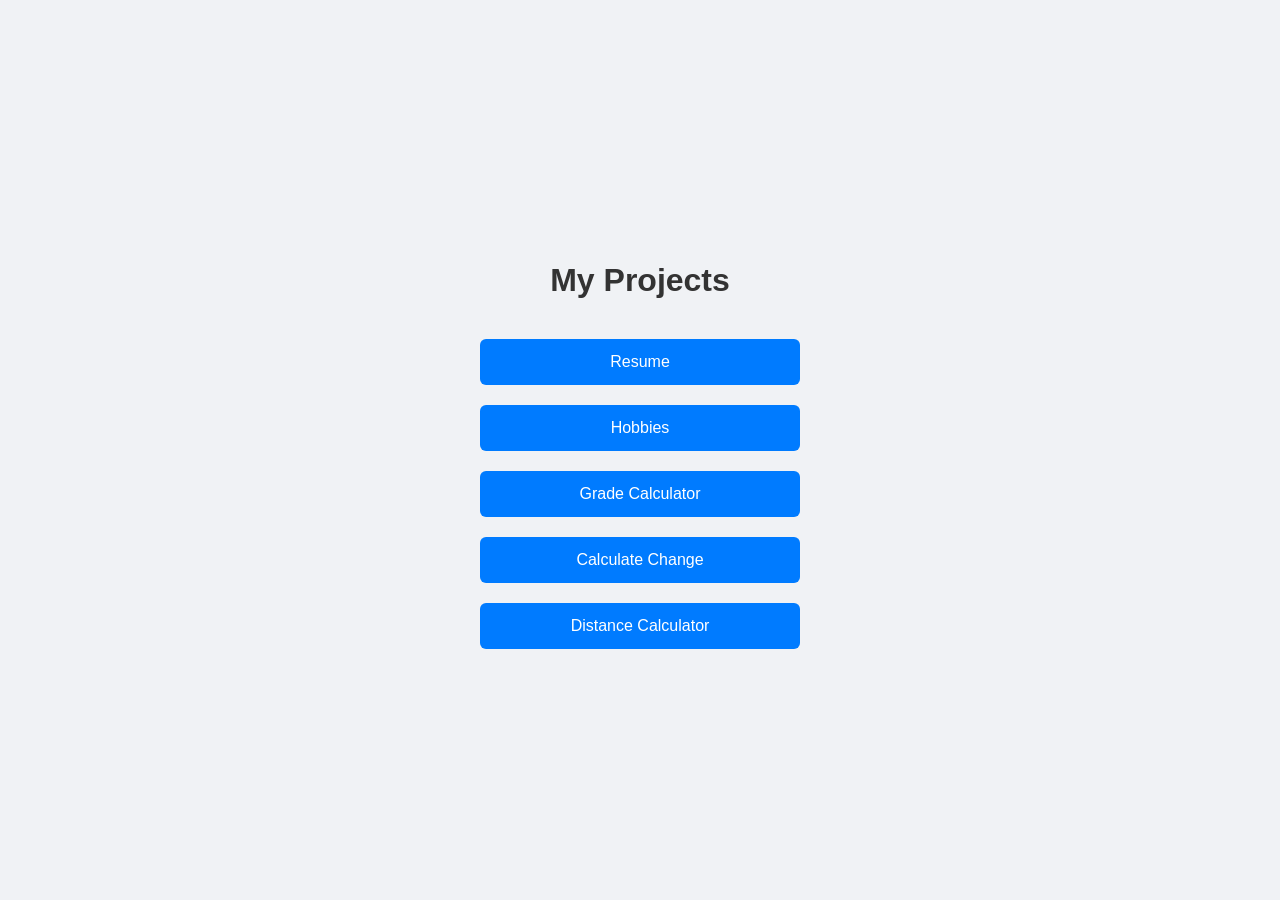
<file: index.html>
<!DOCTYPE html>
<html lang="en">
<head>
    <meta charset="UTF-8">
    <meta name="viewport" content="width=device-width, initial-scale=1.0">
    <title>MinHtetThar</title>
    <link rel="manifest" href="manifest.json">
    <meta name="theme-color" content="#007BFF">
    <meta name="apple-mobile-web-app-capable" content="yes">
    <meta name="apple-mobile-web-app-status-bar-style" content="black-translucent">
    <meta name="apple-mobile-web-app-title" content="MinHtetThar">
    <link rel="apple-touch-icon" href="icons/mht-icon-180x180.png">
    <style>
        body {
            font-family: Arial, sans-serif;
            display: flex;
            flex-direction: column;
            align-items: center;
            justify-content: center;
            min-height: 100vh;
            margin: 0;
            background-color: #f0f2f5;
        }
        h1 {
            margin-bottom: 30px;
            color: #333;
        }
        .btn {
            display: block;
            width: 280px;
            padding: 14px 20px;
            margin: 10px 0;
            background-color: #007BFF;
            color: white;
            text-decoration: none;
            text-align: center;
            border-radius: 6px;
            font-size: 16px;
            transition: background-color 0.2s;
        }
        .btn:hover {
            background-color: #0056b3;
        }
    </style>
</head>
<body>
    <h1>My Projects</h1>
    <a class="btn" href="week_1_resume/resume.html">Resume</a>
    <a class="btn" href="week_2_hobby/hobby.html">Hobbies</a>
    <a class="btn" href="week_4_js2/grading.html">Grade Calculator</a>
    <a class="btn" href="week_5_js3/change.html">Calculate Change</a>
    <a class="btn" href="week_6_html_dom/distance.html">Distance Calculator</a>
    <script>
      if ("serviceWorker" in navigator) {
        navigator.serviceWorker.register("sw.js");
      }
    </script>
</body>
</html>
</file>
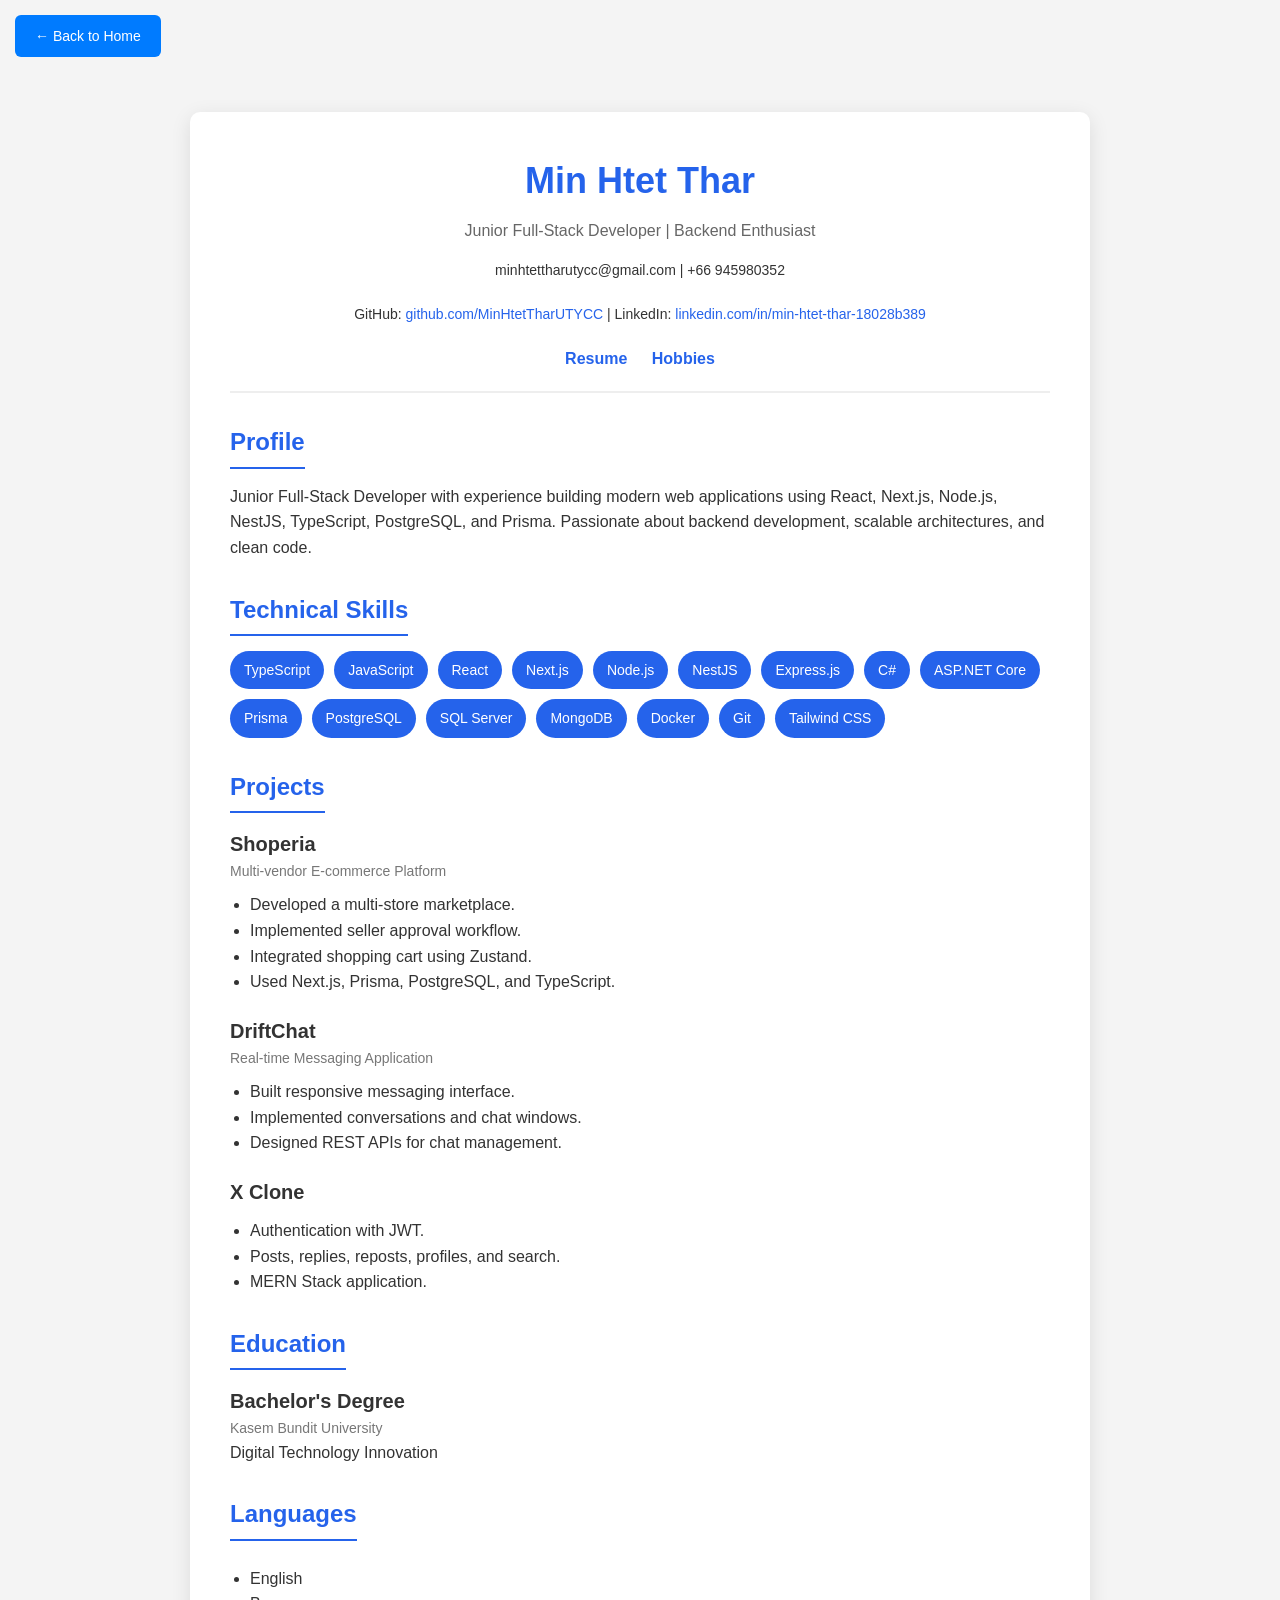
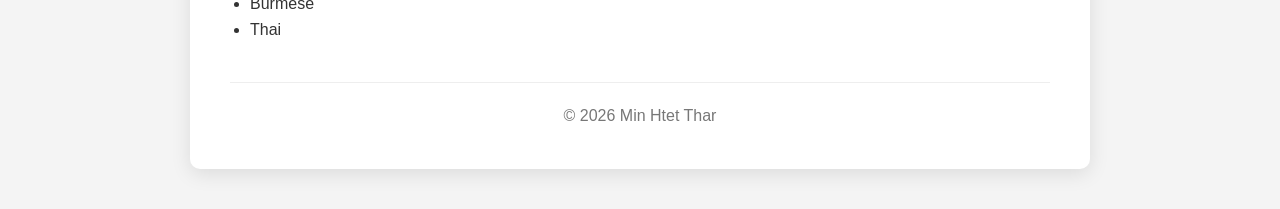
<file: week_1_resume/resume.html>
<!DOCTYPE html>
<html lang="en">
<head>
    <meta charset="UTF-8">
    <meta name="viewport" content="width=device-width, initial-scale=1.0">
    <title>Min Htet Thar - Resume</title>
    <link rel="manifest" href="../manifest.json">
    <meta name="theme-color" content="#007BFF">
    <meta name="apple-mobile-web-app-capable" content="yes">
    <meta name="apple-mobile-web-app-status-bar-style" content="black-translucent">
    <meta name="apple-mobile-web-app-title" content="MinHtetThar">
    <link rel="apple-touch-icon" href="../icons/mht-icon-180x180.png">

    <link rel="stylesheet" href="../week_2_hobby/style.css">
</head>

<body>

<a href="../index.html" style="display:inline-block;margin:15px;padding:10px 20px;background-color:#007BFF;color:white;text-decoration:none;border-radius:6px;font-size:14px;">← Back to Home</a>

<div class="container">

    <header>
        <h1>Min Htet Thar</h1>
        <p class="subtitle">Junior Full-Stack Developer | Backend Enthusiast</p>

        <div class="contact">
            minhtettharutycc@gmail.com |
            +66 945980352 <br><br>

            GitHub:
            <a href="https://github.com/MinHtetTharUTYCC">
                github.com/MinHtetTharUTYCC
            </a>
            |
            LinkedIn:
            <a href="https://linkedin.com/in/min-htet-thar-18028b389">
                linkedin.com/in/min-htet-thar-18028b389
            </a>
        </div>

        <nav class="nav">
            <a href="resume.html">Resume</a>
            <a href="../week_2_hobby/hobby.html">Hobbies</a>
        </nav>
    </header>

    <section>
        <h2>Profile</h2>

        <p>
            Junior Full-Stack Developer with experience building modern web
            applications using React, Next.js, Node.js, NestJS, TypeScript,
            PostgreSQL, and Prisma. Passionate about backend development,
            scalable architectures, and clean code.
        </p>
    </section>

    <section>
        <h2>Technical Skills</h2>

        <div class="skills">
            <div class="skill">TypeScript</div>
            <div class="skill">JavaScript</div>
            <div class="skill">React</div>
            <div class="skill">Next.js</div>
            <div class="skill">Node.js</div>
            <div class="skill">NestJS</div>
            <div class="skill">Express.js</div>
            <div class="skill">C#</div>
            <div class="skill">ASP.NET Core</div>
            <div class="skill">Prisma</div>
            <div class="skill">PostgreSQL</div>
            <div class="skill">SQL Server</div>
            <div class="skill">MongoDB</div>
            <div class="skill">Docker</div>
            <div class="skill">Git</div>
            <div class="skill">Tailwind CSS</div>
        </div>
    </section>

    <section>
        <h2>Projects</h2>

        <div class="item">
            <h3>Shoperia</h3>
            <p class="date">Multi-vendor E-commerce Platform</p>

            <ul>
                <li>Developed a multi-store marketplace.</li>
                <li>Implemented seller approval workflow.</li>
                <li>Integrated shopping cart using Zustand.</li>
                <li>Used Next.js, Prisma, PostgreSQL, and TypeScript.</li>
            </ul>
        </div>

        <div class="item">
            <h3>DriftChat</h3>
            <p class="date">Real-time Messaging Application</p>

            <ul>
                <li>Built responsive messaging interface.</li>
                <li>Implemented conversations and chat windows.</li>
                <li>Designed REST APIs for chat management.</li>
            </ul>
        </div>

        <div class="item">
            <h3>X Clone</h3>

            <ul>
                <li>Authentication with JWT.</li>
                <li>Posts, replies, reposts, profiles, and search.</li>
                <li>MERN Stack application.</li>
            </ul>
        </div>
    </section>

    <section>
        <h2>Education</h2>

        <div class="item">
            <h3>Bachelor's Degree</h3>
            <p class="date">Kasem Bundit University</p>
            <p>Digital Technology Innovation</p>
        </div>
    </section>

    <section>
        <h2>Languages</h2>

        <ul>
            <li>English</li>
            <li>Burmese</li>
            <li>Thai</li>
        </ul>
    </section>

    <footer>
        © 2026 Min Htet Thar
    </footer>

</div>

</body>
</html>
</file>
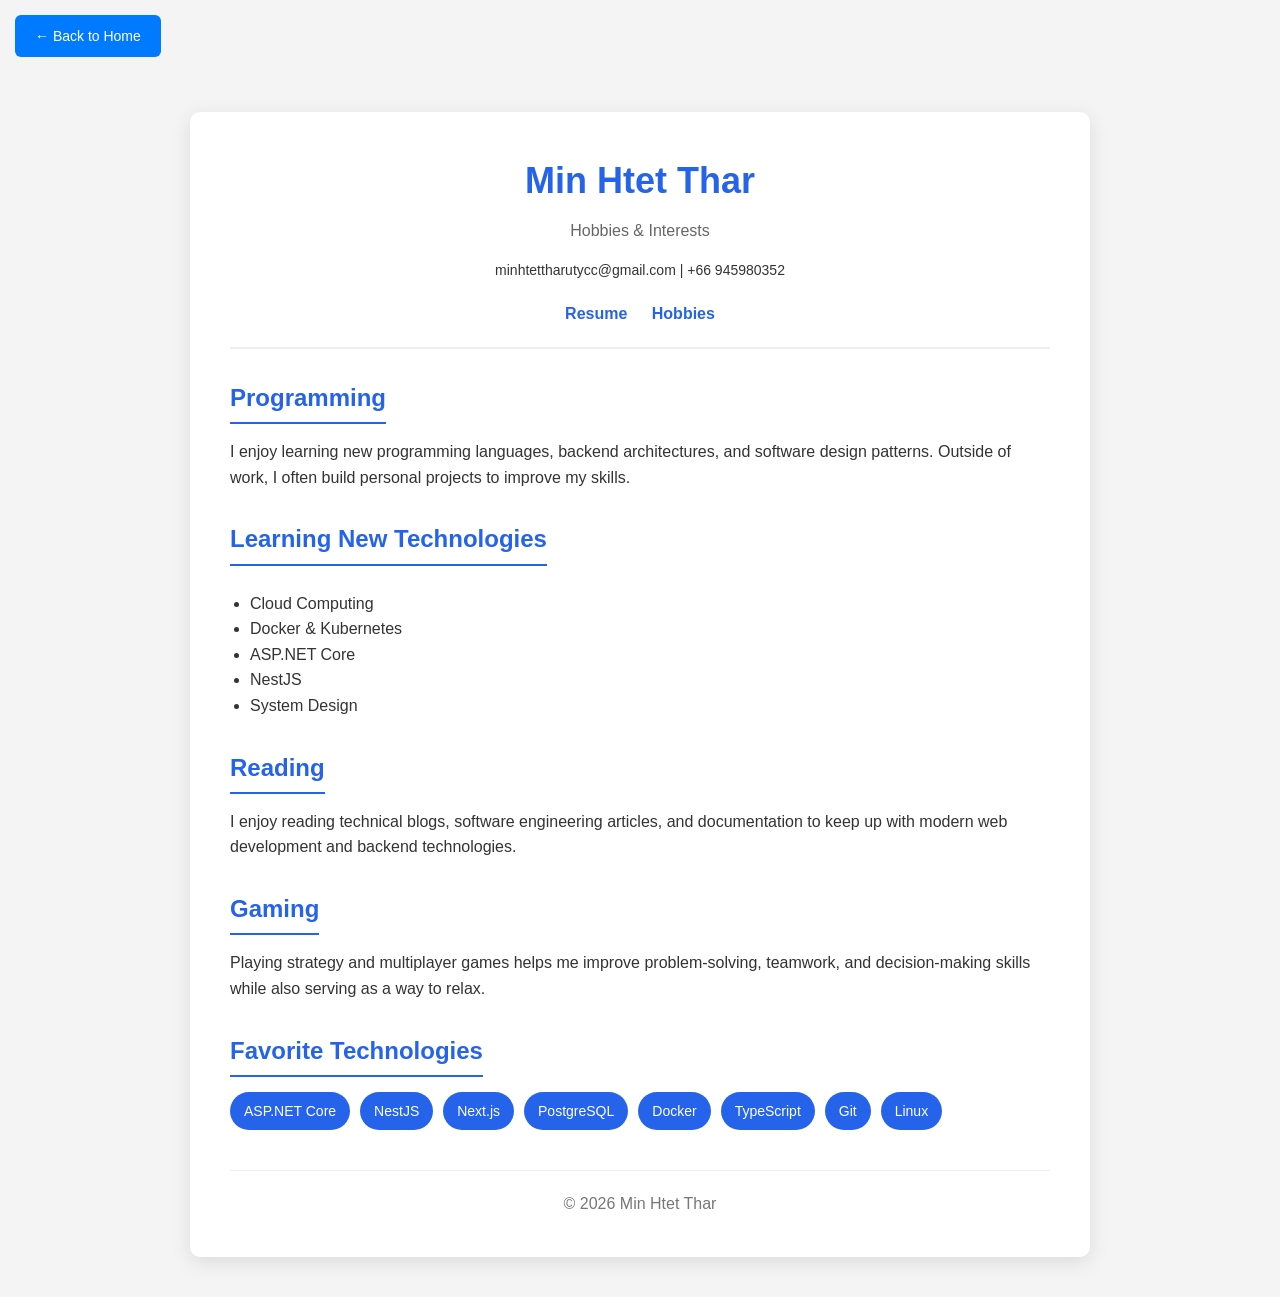
<file: week_2_hobby/hobby.html>
<!DOCTYPE html>
<html lang="en">
<head>
    <meta charset="UTF-8">
    <meta name="viewport" content="width=device-width, initial-scale=1.0">
    <title>Min Htet Thar - Hobbies</title>
    <link rel="manifest" href="../manifest.json">
    <meta name="theme-color" content="#007BFF">
    <meta name="apple-mobile-web-app-capable" content="yes">
    <meta name="apple-mobile-web-app-status-bar-style" content="black-translucent">
    <meta name="apple-mobile-web-app-title" content="MinHtetThar">
    <link rel="apple-touch-icon" href="../icons/mht-icon-180x180.png">

    <link rel="stylesheet" href="style.css">
</head>

<body>

<a href="../index.html" style="display:inline-block;margin:15px;padding:10px 20px;background-color:#007BFF;color:white;text-decoration:none;border-radius:6px;font-size:14px;">← Back to Home</a>

<div class="container">

    <header>
        <h1>Min Htet Thar</h1>
        <p class="subtitle">Hobbies & Interests</p>

        <div class="contact">
            minhtettharutycc@gmail.com |
            +66 945980352
        </div>

        <nav class="nav">
            <a href="../week_1_resume/resume.html">Resume</a>
            <a href="hobby.html">Hobbies</a>
        </nav>
    </header>

    <section>
        <h2>Programming</h2>

        <div class="item">
            <p>
                I enjoy learning new programming languages, backend
                architectures, and software design patterns. Outside of work,
                I often build personal projects to improve my skills.
            </p>
        </div>
    </section>

    <section>
        <h2>Learning New Technologies</h2>

        <div class="item">
            <ul>
                <li>Cloud Computing</li>
                <li>Docker & Kubernetes</li>
                <li>ASP.NET Core</li>
                <li>NestJS</li>
                <li>System Design</li>
            </ul>
        </div>
    </section>

    <section>
        <h2>Reading</h2>

        <div class="item">
            <p>
                I enjoy reading technical blogs, software engineering
                articles, and documentation to keep up with modern web
                development and backend technologies.
            </p>
        </div>
    </section>

    <section>
        <h2>Gaming</h2>

        <div class="item">
            <p>
                Playing strategy and multiplayer games helps me improve
                problem-solving, teamwork, and decision-making skills while
                also serving as a way to relax.
            </p>
        </div>
    </section>

    <section>
        <h2>Favorite Technologies</h2>

        <div class="skills">
            <div class="skill">ASP.NET Core</div>
            <div class="skill">NestJS</div>
            <div class="skill">Next.js</div>
            <div class="skill">PostgreSQL</div>
            <div class="skill">Docker</div>
            <div class="skill">TypeScript</div>
            <div class="skill">Git</div>
            <div class="skill">Linux</div>
        </div>
    </section>

    <footer>
        © 2026 Min Htet Thar
    </footer>

</div>

</body>
</html>
</file>
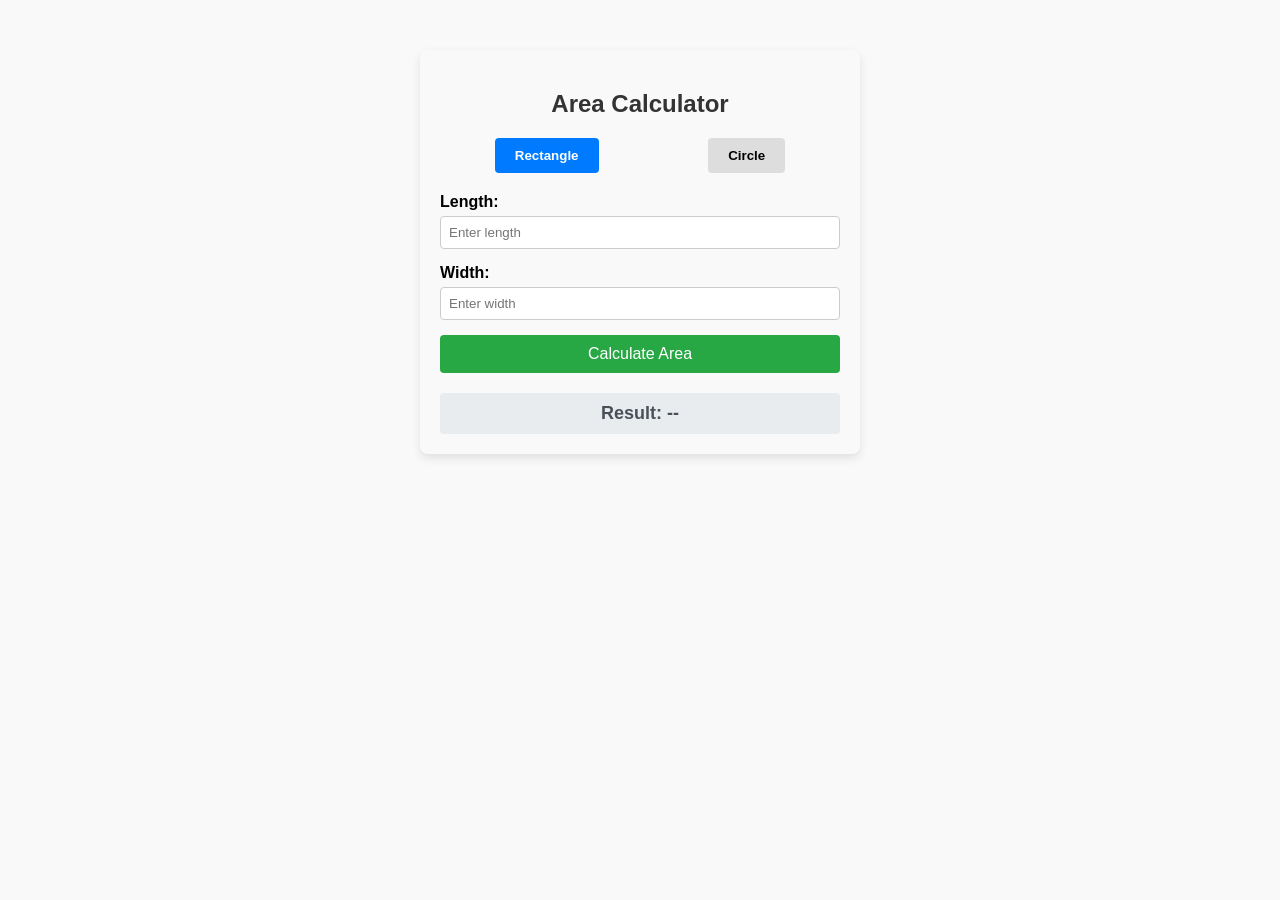
<file: week_3_js1/js_one.html>
<!DOCTYPE html>
<html lang="en">
<head>
    <meta charset="UTF-8">
    <meta name="viewport" content="width=device-width, initial-scale=1.0">
    <title>Area Calculator</title>
    <link rel="manifest" href="../manifest.json">
    <meta name="theme-color" content="#007BFF">
    <meta name="apple-mobile-web-app-capable" content="yes">
    <meta name="apple-mobile-web-app-status-bar-style" content="black-translucent">
    <meta name="apple-mobile-web-app-title" content="MinHtetThar">
    <link rel="apple-touch-icon" href="../icons/mht-icon-180x180.png">
    <style>
        body {
            font-family: Arial, sans-serif;
            margin: 50px auto;
            max-width: 400px;
            padding: 20px;
            border-radius: 8px;
            box-shadow: 0 4px 10px rgba(0,0,0,0.1);
            background-color: #f9f9f9;
        }
        h2 {
            text-align: center;
            color: #333;
        }
        .tabs {
            display: flex;
            justify-content: space-around;
            margin-bottom: 20px;
        }
        .tab-btn {
            padding: 10px 20px;
            cursor: pointer;
            border: none;
            background-color: #ddd;
            border-radius: 4px;
            font-weight: bold;
        }
        .tab-btn.active {
            background-color: #007BFF;
            color: white;
        }
        .form-group {
            margin-bottom: 15px;
        }
        label {
            display: block;
            margin-bottom: 5px;
            font-weight: bold;
        }
        input {
            width: 100%;
            padding: 8px;
            box-sizing: border-box;
            border: 1px solid #ccc;
            border-radius: 4px;
        }
        button.calc-btn {
            width: 100%;
            padding: 10px;
            background-color: #28a745;
            color: white;
            border: none;
            border-radius: 4px;
            font-size: 16px;
            cursor: pointer;
        }
        button.calc-btn:hover {
            background-color: #218838;
        }
        .result {
            margin-top: 20px;
            padding: 10px;
            background-color: #e9ecef;
            border-radius: 4px;
            text-align: center;
            font-size: 18px;
            font-weight: bold;
            color: #495057;
        }
        .hidden {
            display: none;
        }
    </style>
</head>
<body>

    <h2>Area Calculator</h2>

    <div class="tabs">
        <button class="tab-btn active" onclick="switchShape('rectangle')">Rectangle</button>
        <button class="tab-btn" onclick="switchShape('circle')">Circle</button>
    </div>

    <div id="rectangle-form">
        <div class="form-group">
            <label for="length">Length:</label>
            <input type="number" id="length" placeholder="Enter length" min="0">
        </div>
        <div class="form-group">
            <label for="width">Width:</label>
            <input type="number" id="width" placeholder="Enter width" min="0">
        </div>
    </div>

    <div id="circle-form" class="hidden">
        <div class="form-group">
            <label for="radius">Radius:</label>
            <input type="number" id="radius" placeholder="Enter radius" min="0">
        </div>
    </div>

    <button class="calc-btn" onclick="calculateArea()">Calculate Area</button>

    <div class="result" id="result-display">
        Result: --
    </div>

    <script>
        let currentShape = 'rectangle';
        
        function switchShape(shape) {
            currentShape = shape;
            
            const buttons = document.querySelectorAll('.tab-btn');
            buttons[0].classList.toggle('active', shape === 'rectangle');
            buttons[1].classList.toggle('active', shape === 'circle');


            document.getElementById('rectangle-form').classList.toggle('hidden', shape !== 'rectangle');
            document.getElementById('circle-form').classList.toggle('hidden', shape !== 'circle');
            
            document.getElementById('result-display').innerText = "Result: --";
        }


        function calculateArea() {
            let area = 0;
            const resultDisplay = document.getElementById('result-display');

            if (currentShape === 'rectangle') {
                const length = parseFloat(document.getElementById('length').value);
                const width = parseFloat(document.getElementById('width').value);

                if (isNaN(length) || isNaN(width) || length <= 0 || width <= 0) {
                    resultDisplay.innerText = "Please enter valid positive numbers.";
                    return;
                }
                
                area = length * width;
                resultDisplay.innerText = `Area: ${area.toFixed(2)} sq units`;

            } else if (currentShape === 'circle') {
                const radius = parseFloat(document.getElementById('radius').value);

                if (isNaN(radius) || radius <= 0) {
                    resultDisplay.innerText = "Please enter a valid positive radius.";
                    return;
                }

                area = Math.PI * Math.pow(radius, 2);
                resultDisplay.innerText = `Area: ${area.toFixed(2)} sq units`;
            }
        }
    </script>

</body>
</html>
</file>
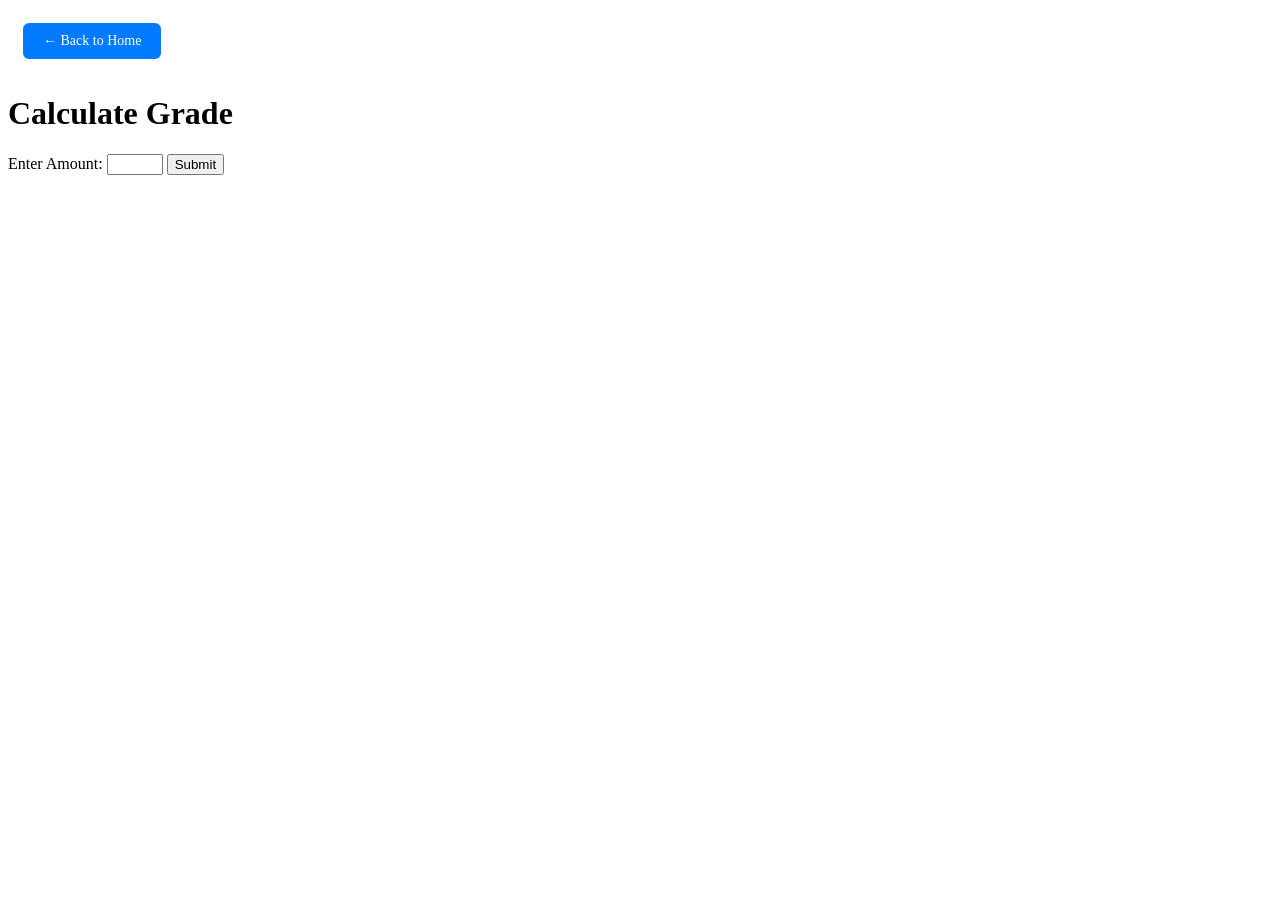
<file: week_4_js2/grading.html>
<!DOCTYPE html>
<html lang="en">
<head>
  <meta charset="UTF-8">
  <meta name="viewport" content="width=device-width, initial-scale=1.0">
  <title>Calculate Grade</title>
  <link rel="manifest" href="../manifest.json">
  <meta name="theme-color" content="#007BFF">
  <meta name="apple-mobile-web-app-capable" content="yes">
  <meta name="apple-mobile-web-app-status-bar-style" content="black-translucent">
  <meta name="apple-mobile-web-app-title" content="MinHtetThar">
  <link rel="apple-touch-icon" href="../icons/mht-icon-180x180.png">
</head>
<body>
  <a href="../index.html" style="display:inline-block;margin:15px;padding:10px 20px;background-color:#007BFF;color:white;text-decoration:none;border-radius:6px;font-size:14px;">← Back to Home</a>
  <h1>Calculate Grade</h1>
  <label for="amount">Enter Amount:</label>
  <input type="number" id="amount" min="0" max="100">
  <button onclick="calculate()">Submit</button>
  <p id="result"></p>

  <script>
    function calculate() {
      const score = parseFloat(document.getElementById('amount').value);
      const result = document.getElementById('result');

      if (isNaN(score) || score < 0 || score > 100) {
        result.textContent = 'Please enter a valid number between 0 and 100.';
        return;
      }

      let grade;
      if (score >= 90) grade = 'A';
      else if (score >= 80) grade = 'B';
      else if (score >= 70) grade = 'C';
      else if (score >= 60) grade = 'D';
      else grade = 'F';

      result.textContent = 'You got ' + grade;
    }
  </script>
</body>
</html>
</file>
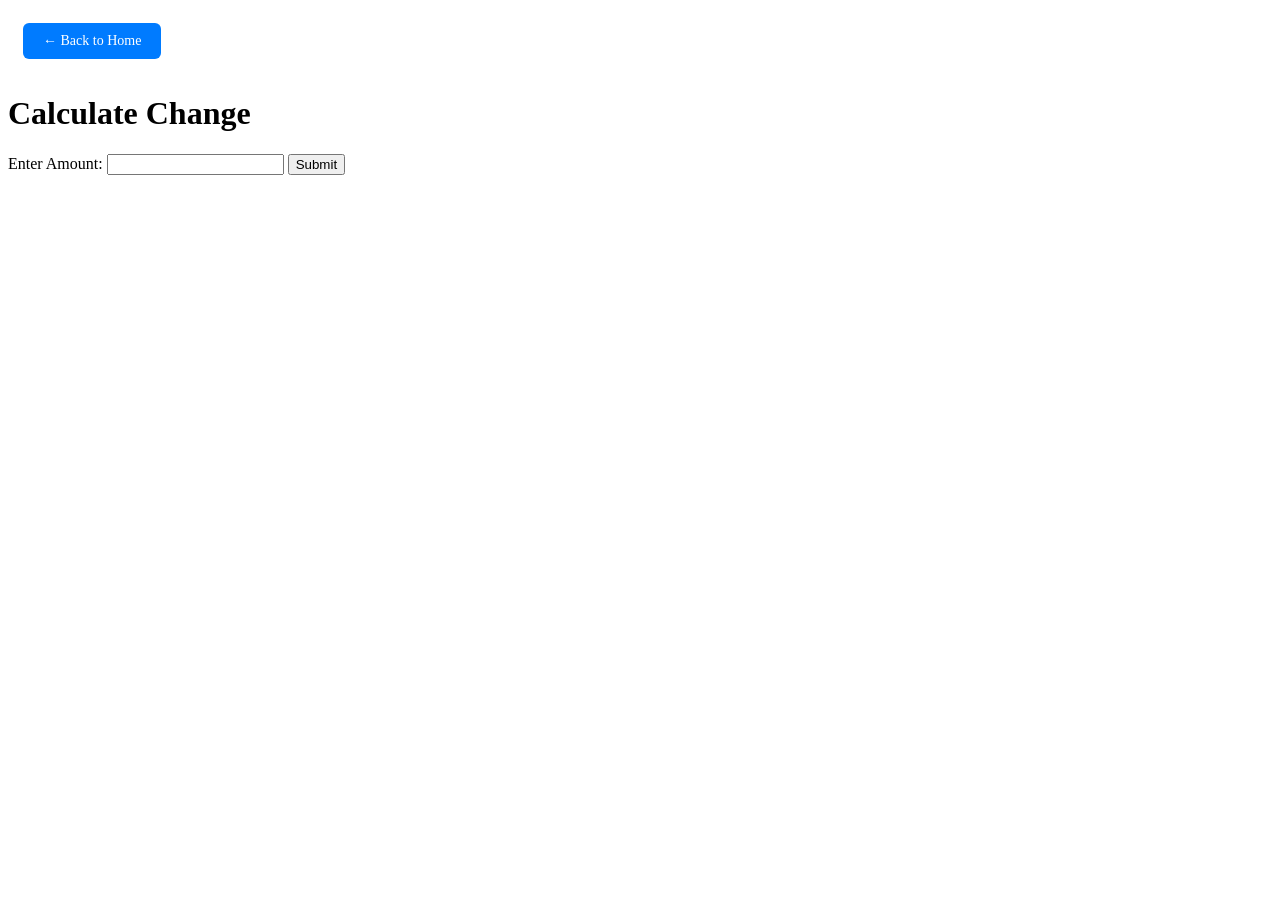
<file: week_5_js3/change.html>
<!doctype html>
<html lang="en">
    <head>
        <meta charset="UTF-8" />
        <meta name="viewport" content="width=device-width, initial-scale=1.0">
        <title>Calculate Change</title>
        <link rel="manifest" href="../manifest.json">
        <meta name="theme-color" content="#007BFF">
        <meta name="apple-mobile-web-app-capable" content="yes">
        <meta name="apple-mobile-web-app-status-bar-style" content="black-translucent">
        <meta name="apple-mobile-web-app-title" content="MinHtetThar">
        <link rel="apple-touch-icon" href="../icons/mht-icon-180x180.png">
    </head>
    <body>
        <a href="../index.html" style="display:inline-block;margin:15px;padding:10px 20px;background-color:#007BFF;color:white;text-decoration:none;border-radius:6px;font-size:14px;">← Back to Home</a>
        <h1>Calculate Change</h1>
        <form id="changeForm">
            <label for="amount">Enter Amount:</label>
            <input type="number" id="amount" min="0" />
            <button type="submit">Submit</button>
        </form>
        <p id="result"></p>

        <script>
            document.getElementById('changeForm').addEventListener('submit', function(event) {
                event.preventDefault();
                calculateTheChange();
            });

            function calculateTheChange() {
                const score = parseFloat(document.getElementById('amount').value);
                const result = document.getElementById('result');

                if (isNaN(score) || score < 0) {
                    result.textContent = 'Please enter a valid number greater than or equal to 0.';
                    return;
                }

                const denominations = [1000, 500, 100, 50, 20, 10, 5, 2, 1];
                let change = score;
                let changeResult = '';

                for (let i = 0; i < denominations.length; i++) {
                    const count = Math.floor(change / denominations[i]);
                    if (count > 0) {
                        changeResult += `${count} of ฿${denominations[i]}<br>`;
                        change -= count * denominations[i];
                    }
                }
                result.innerHTML = changeResult;
            }
        </script>
    </body>
</html>
</file>
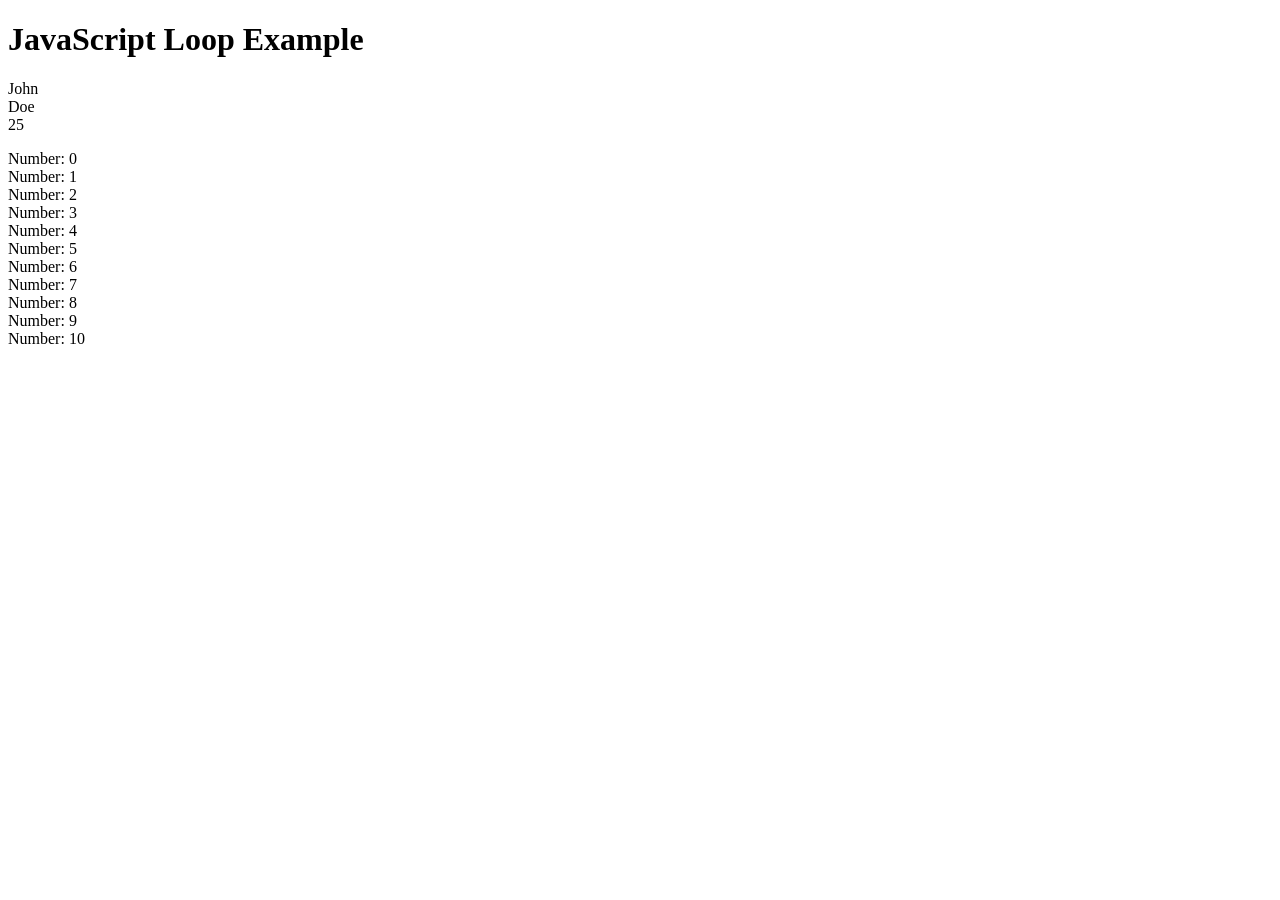
<file: week_5_js3/loop.html>
<!doctype html>
<html lang="en">
    <head>
        <meta charset="UTF-8" />
        <meta http-equiv="X-UA-Compatible" content="IE=edge" />
        <meta name="viewport" content="width=device-width, initial-scale=1.0" />
        <title>JS Loop</title>
        <link rel="manifest" href="../manifest.json">
        <meta name="theme-color" content="#007BFF">
        <meta name="apple-mobile-web-app-capable" content="yes">
        <meta name="apple-mobile-web-app-status-bar-style" content="black-translucent">
        <meta name="apple-mobile-web-app-title" content="MinHtetThar">
        <link rel="apple-touch-icon" href="../icons/mht-icon-180x180.png">
    </head>
    <body>
        <h1>JavaScript Loop Example</h1>
        <p id="output"></p>
        <p id="output2"></p>

        <script>
            // Example of a for loop
            const person = { fname: 'John', lname: 'Doe', age: 25 };

            let text = '';
            for (let key in person) {
                text += person[key] + '</br>';
            }
            document.getElementById('output').innerHTML = text;

            let i = 0;
            let text2 = '';
            while (i < 10) {
                text2 += 'Number: ' + i + '</br>';
                i++;
            }
            document.getElementById('output2').innerHTML = text2;

            setTimeout(() => {
                do {
                    text2 += 'Number: ' + i + '</br>';
                    i++;
                } while (i < 10);

                document.getElementById('output2').innerHTML = text2;
            }, 1000);
        </script>
    </body>
</html>
</file>
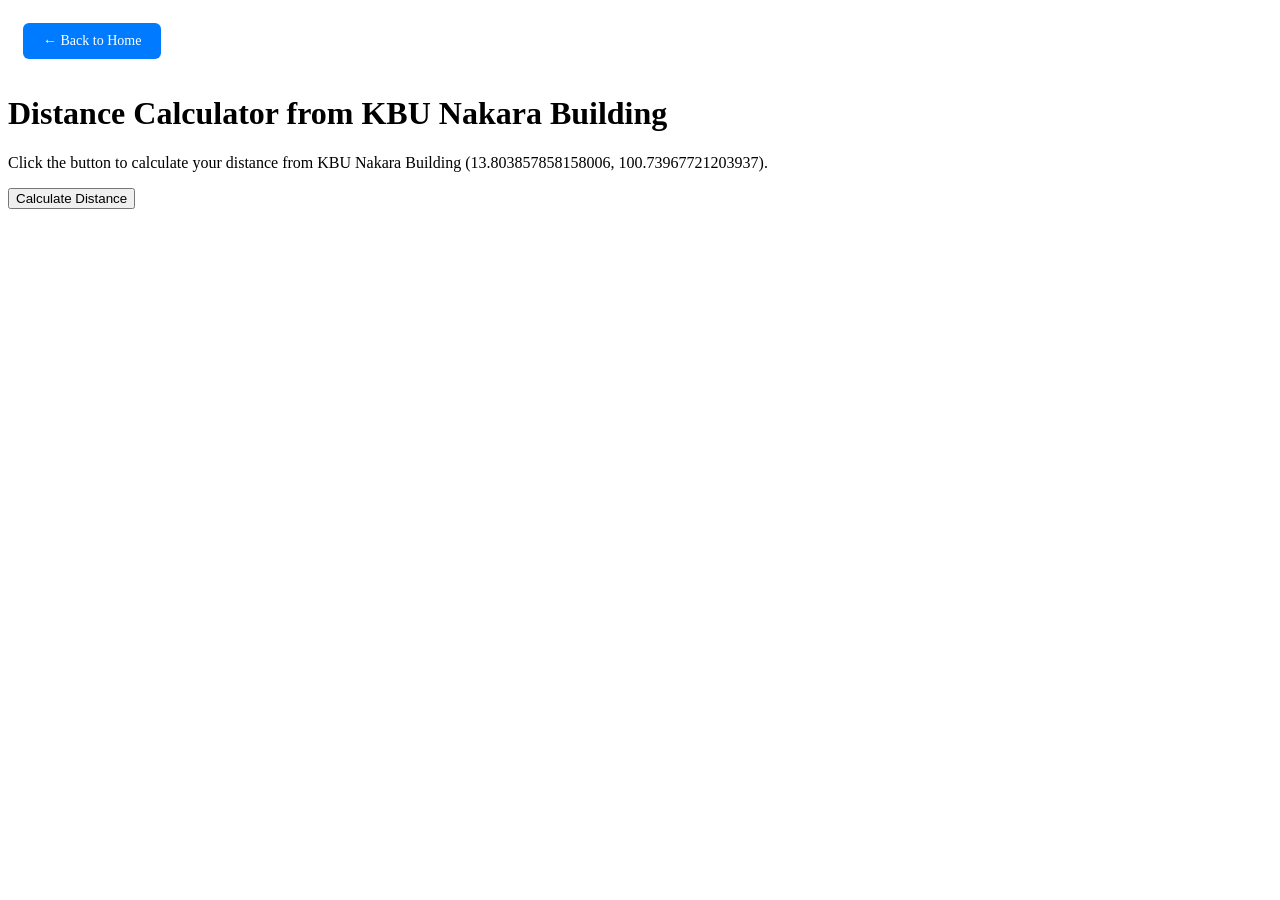
<file: week_6_html_dom/distance.html>
<!DOCTYPE html>
<html lang="en">
<head>
    <meta charset="UTF-8">
    <meta name="viewport" content="width=device-width, initial-scale=1.0">
    <title>Distance Calculator</title>
    <link rel="manifest" href="../manifest.json">
    <meta name="theme-color" content="#007BFF">
    <meta name="apple-mobile-web-app-capable" content="yes">
    <meta name="apple-mobile-web-app-status-bar-style" content="black-translucent">
    <meta name="apple-mobile-web-app-title" content="MinHtetThar">
    <link rel="apple-touch-icon" href="../icons/mht-icon-180x180.png">
</head>
<body>
<a href="../index.html" style="display:inline-block;margin:15px;padding:10px 20px;background-color:#007BFF;color:white;text-decoration:none;border-radius:6px;font-size:14px;">← Back to Home</a>
<h1>Distance Calculator from KBU Nakara Building</h1>
<p>Click the button to calculate your distance from KBU Nakara Building (13.803857858158006, 100.73967721203937).</p>

<button onclick="getLocation()">Calculate Distance</button>
<button id="clearBtn"onclick="clearData()" style="display: none;">Clear</button>

<p id="demo"></p>

<script>
const x = document.getElementById("demo");
const clearBtn = document.getElementById("clearBtn");

// Nakara Building coordinates
const TARGET_LAT = 13.803857858158006;
const TARGET_LON = 100.73967721203937;

function getLocation() {
  if (navigator.geolocation) {
    navigator.geolocation.getCurrentPosition(success, error);
  } else { 
    x.innerHTML = "Geolocation is not supported by this browser.";
  }
}

function success(position) {
  const currentLat = position.coords.latitude;
  const currentLon = position.coords.longitude;
  
  const distance = calculateHaversineDistance(currentLat, currentLon, TARGET_LAT, TARGET_LON);
  
  x.innerHTML = `<strong>Current Location:</strong> ${currentLat}, ${currentLon}<br>` +
                `<strong>Distance:</strong> ${distance.toFixed(2)} km from Nakara Building`;

  // Show the clear button after displaying the distance
  clearBtn.style.display = "inline";
}

function error() {
  alert("Sorry, no position available.");
}

function clearData() {
  x.innerHTML = "";
  clearBtn.style.display = "none";
}

// Haversine formula to compute distance between two lat/lon points in km
function calculateHaversineDistance(lat1, lon1, lat2, lon2) {
  const R = 6371; // Earth's radius in kilometers
  const dLat = toRad(lat2 - lat1);
  const dLon = toRad(lon2 - lon1);
  
  const a = Math.sin(dLat / 2) * Math.sin(dLat / 2) +
            Math.cos(toRad(lat1)) * Math.cos(toRad(lat2)) * 
            Math.sin(dLon / 2) * Math.sin(dLon / 2);
            
  const c = 2 * Math.atan2(Math.sqrt(a), Math.sqrt(1 - a));
  return R * c;
}

function toRad(degrees) {
  return degrees * (Math.PI / 180);
}
</script>

</body>
</html>
</file>
<file: week_2_hobby/style.css>
* {
    margin: 0;
    padding: 0;
    box-sizing: border-box;
}

body {
    font-family: Arial, Helvetica, sans-serif;
    background: #f4f4f4;
    color: #333;
    line-height: 1.6;
}

.container {
    max-width: 900px;
    margin: 40px auto;
    background: #fff;
    padding: 40px;
    border-radius: 10px;
    box-shadow: 0 5px 20px rgba(0, 0, 0, .1);
}

header {
    text-align: center;
    border-bottom: 2px solid #eee;
    padding-bottom: 20px;
    margin-bottom: 30px;
}

h1 {
    font-size: 36px;
    color: #2563eb;
}

.subtitle {
    color: #666;
    margin-top: 8px;
}

.contact {
    margin-top: 15px;
    font-size: 14px;
}

.contact a,
a {
    color: #2563eb;
    text-decoration: none;
}

a:hover {
    text-decoration: underline;
}

section {
    margin-bottom: 30px;
}

h2 {
    color: #2563eb;
    border-bottom: 2px solid #2563eb;
    display: inline-block;
    padding-bottom: 5px;
    margin-bottom: 15px;
}

.item {
    margin-bottom: 20px;
}

.item h3 {
    font-size: 20px;
}

.date {
    color: #777;
    font-size: 14px;
}

ul {
    margin-left: 20px;
    margin-top: 10px;
}

.skills {
    display: flex;
    flex-wrap: wrap;
    gap: 10px;
}

.skill {
    background: #2563eb;
    color: white;
    padding: 8px 14px;
    border-radius: 20px;
    font-size: 14px;
}

footer {
    text-align: center;
    color: #777;
    margin-top: 40px;
    border-top: 1px solid #eee;
    padding-top: 20px;
}

.nav {
    margin-top: 20px;
}

.nav a {
    margin: 0 10px;
    font-weight: bold;
}

@media (max-width: 600px) {
    .container {
        margin: 10px;
        padding: 20px;
    }

    h1 {
        font-size: 28px;
    }
}
</file>
